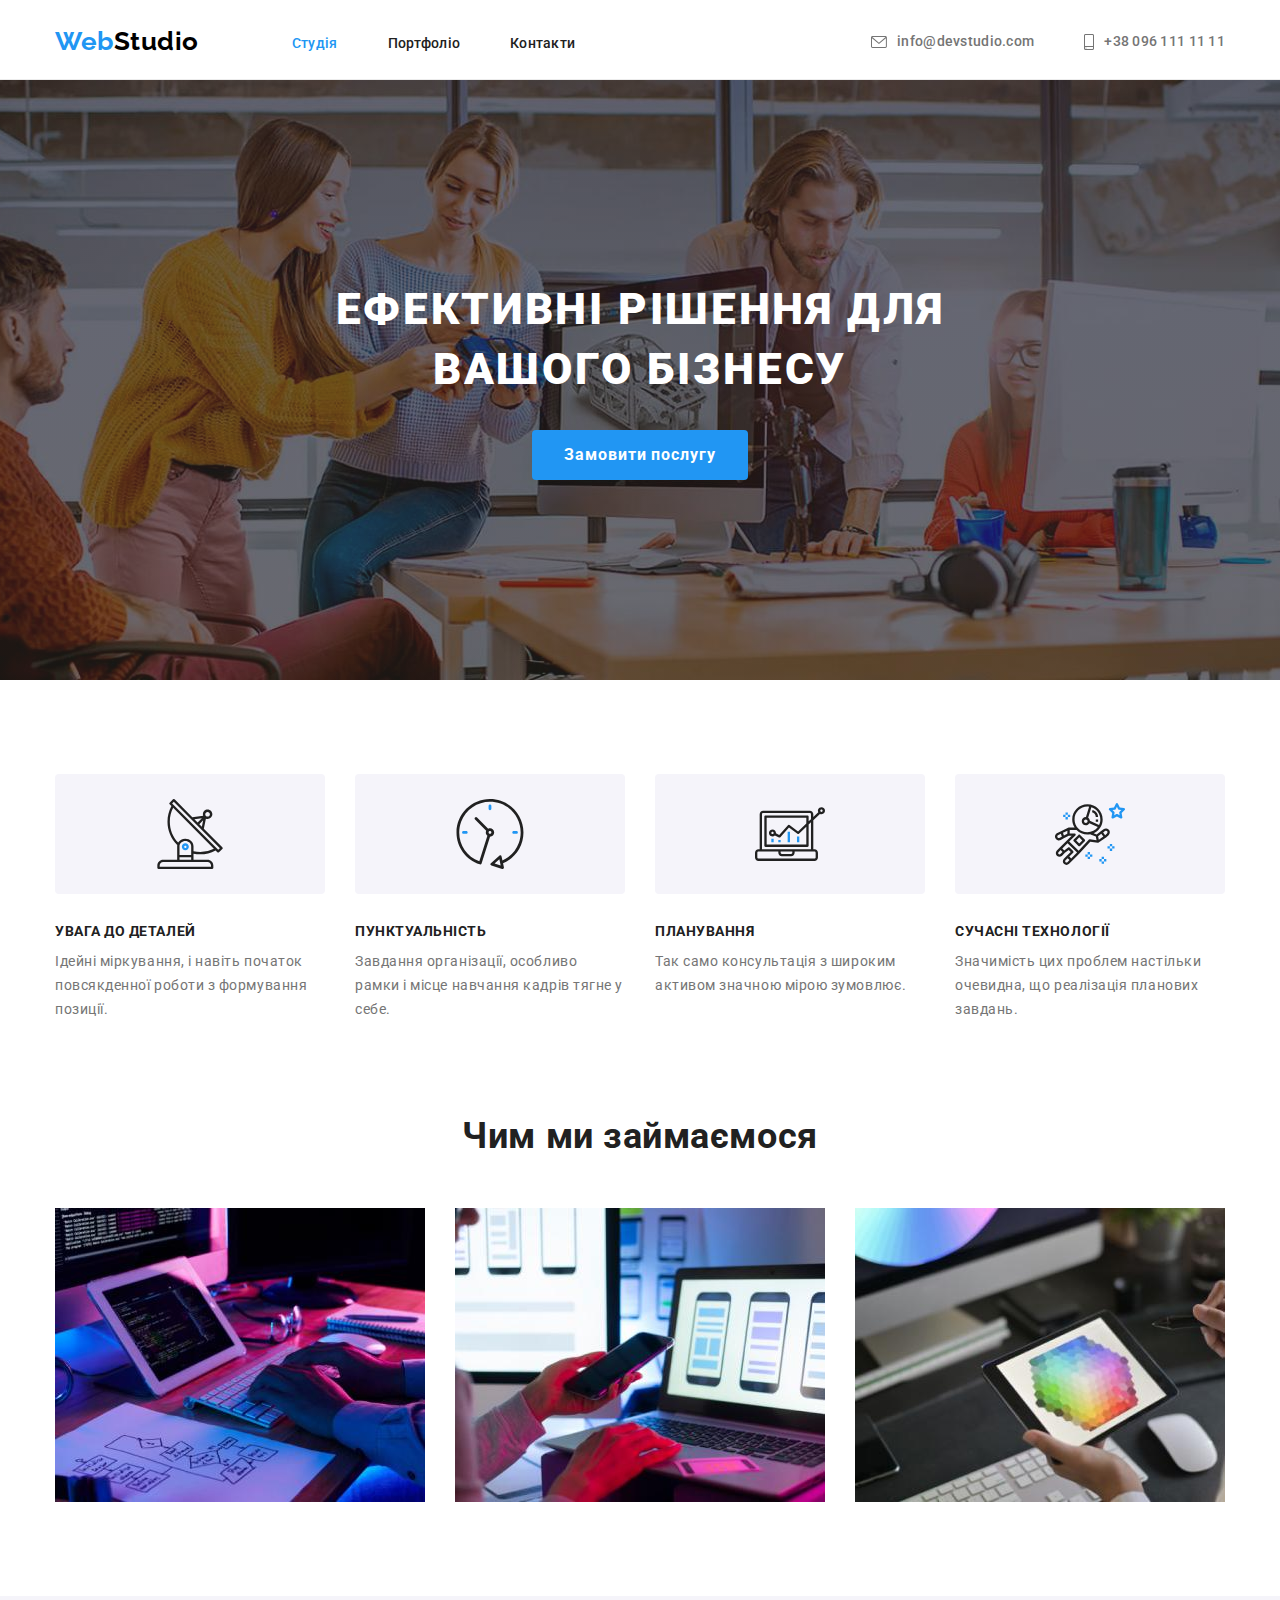
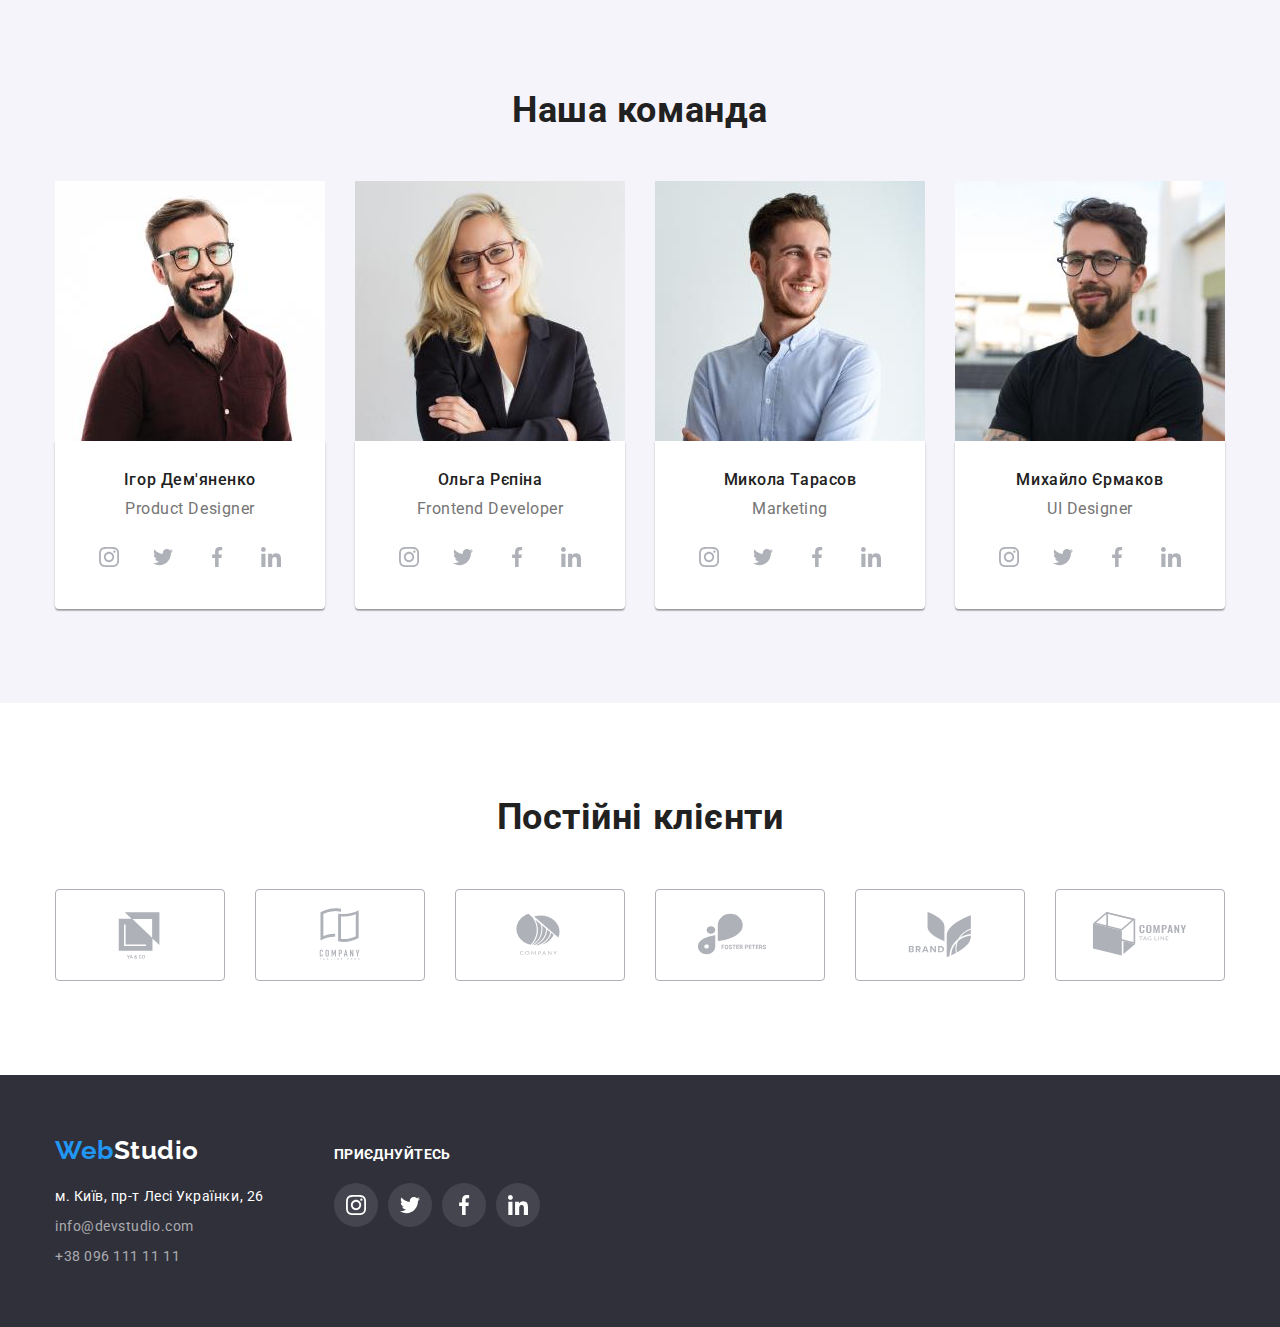
<file: index.html>
<!DOCTYPE html>
<html lang="uk">

<head>
    <meta charset="UTF-8">
    <meta http-equiv="X-UA-Compatible" content="IE=edge">
    <meta name="viewport" content="width=device-width, initial-scale=1.0">
    <title>Студія</title>
    <link rel="preconnect" href="https://fonts.googleapis.com">
    <link rel="preconnect" href="https://fonts.gstatic.com" crossorigin>
    <link
        href="https://fonts.googleapis.com/css2?family=Raleway:wght@700&family=Roboto:wght@400;500;700;900&display=swap"
        rel="stylesheet">
    <link rel="stylesheet"
        href="https://cdnjs.cloudflare.com/ajax/libs/modern-normalize/1.1.0/modern-normalize.min.css">
    <link rel="stylesheet" href="./css/styles.css">
</head>

<body>
    <!-- header site nav -->
    <header class="page-header">
        <div class="container">
            <div class="header-container">
                <nav class="nav">
                    <a href="./index.html" class="logo link">Web<span class="logo-black">Studio</span></a>
                    <ul class="nav-list list">
                        <li class="nav-item"><a class="nav-link link current" href="./index.html">Студія</a></li>
                        <li class="nav-item"><a class="nav-link link" href="./portfolio.html">Портфоліо</a></li>
                        <li class="nav-item"><a class="nav-link link" href="">Контакти</a></li>
                    </ul>
                </nav>
                <ul class="contacts-list list">
                    <li class="contacts-item"><a class="contacts-link link" href="mailto:info@devstudio.com" lang="en">
                            <svg class="contacts-logo-icon" width="16" height="12">
                                <use href="./img/icons.svg#icon-mail"></use>
                            </svg>info@devstudio.com
                        </a></li>
                    <li class="contacts-item"><a class="contacts-link link" href="tel:+380961111111">
                            <svg class="contacts-logo-icon" width="10" height="16">
                                <use href="./img/icons.svg#icon-phone"></use>
                            </svg>+38 096 111 11 11
                        </a>
                    </li>
                </ul>
            </div>
        </div>
    </header>
    <main>
        <!-- hero -->
        <section class="hero">
            <div class="container hero-background hero-overlay">
                <h1 class="hero-title">Ефективні рішення для вашого бізнесу</h1>
                <button class="primary-button" type="button">Замовити послугу</button>
            </div>
        </section>
        <!-- features title -->
        <section class="features-section">
            <div class="container">
                <h2 class="visually-hidden">Особливості</h2>
                <ul class="features-list list">
                    <li class="features-item">
                        <div class="futures-icon">
                            <svg class="icon-antenna" width="70px" height="70px">
                                <use href="./img/icons.svg#icon-antenna"></use>
                            </svg>
                        </div>
                        <h3 class="features-title">Увага до деталей</h3>
                        <p class="features-text">Ідейні міркування, і навіть початок повсякденної роботи з формування
                            позиції.</p>
                    </li>
                    <li class="features-item">
                        <div class="futures-icon">
                            <svg class="icon-clock" width="70px" height="70px">
                                <use href="./img/icons.svg#icon-clock"></use>
                            </svg>
                        </div>
                        <h3 class="features-title">Пунктуальність</h3>
                        <p class="features-text">Завдання організації, особливо рамки і місце навчання кадрів тягне у
                            себе.
                        </p>
                    </li>
                    <li class="features-item">
                        <div class="futures-icon">
                            <svg class="icon-diagram" width="70px" height="70px">
                                <use href="./img/icons.svg#icon-diagram"></use>
                            </svg>
                        </div>
                        <h3 class=" features-title">Планування</h3>
                        <p class="features-text">Так само консультація з широким активом значною мірою зумовлює.
                        </p>
                    </li>
                    <li class="features-item">
                        <div class="futures-icon">
                            <svg class="icon-astronaut" width="70px" height="70px">
                                <use href="./img/icons.svg#icon-astronaut"></use>
                            </svg>
                        </div>
                        <h3 class=" features-title">Сучасні технології</h3>
                        <p class="features-text">Значимість цих проблем настільки очевидна, що реалізація
                            планових
                            завдань.
                        </p>
                    </li>
                </ul>
            </div>
        </section>
        <!-- about -->
        <section class="about-section">
            <div class="container">
                <h2 class="title">Чим ми займаємося</h2>
                <ul class="about-list list">
                    <li class="about-item"><img class="about-image" src="./img/block-diagrams.jpg" alt="блок-схеми"
                            width="370"></li>
                    <li class="about-item"><img class="about-image" src="./img/layouts.jpg" alt="макети" width="370">
                    </li>
                    <li class="about-item"><img class="about-image" src="./img/design.jpg" alt="дизайн" width="370">
                    </li>
                </ul>
            </div>
        </section>
        <!-- our team -->
        <section class="team section">
            <div class="container">
                <h2 class="title">Наша команда</h2>
                <ul class="team-list list">
                    <li class="team-item">
                        <img class="team-image" src="./img/product-designer.jpg" alt="брюнет і в бордовій сорочці"
                            width="270">
                        <div class="container-cards">
                            <h3 class="team-title">Ігор Дем'яненко</h3>
                            <p class="team-text">Product Designer</p>
                            <ul class="net-list list">
                                <li class="net-item"><a href="" class="net-link"><svg class="net-icon" width="20"
                                            height="20">
                                            <use href="./img/icons.svg#icon-instagram"></use>
                                        </svg></a></li>
                                <li class="net-item"><a href="" class="net-link"><svg class="net-icon" width="20"
                                            height="20">
                                            <use href="./img/icons.svg#icon-twitter"></use>
                                        </svg></a></li>
                                <li class="net-item"><a href="" class="net-link"><svg class="net-icon" width="20"
                                            height="20">
                                            <use href="./img/icons.svg#icon-facebook"></use>
                                        </svg></a></li>
                                <li class="net-item"><a href="" class="net-link"><svg class="net-icon" width="20"
                                            height="20">
                                            <use href="./img/icons.svg#icon-linkedin"></use>
                                        </svg></a></li>
                            </ul>
                        </div>
                    </li>
                    <li class="team-item">
                        <img class="team-image" src="./img/frontend-developer.jpg" alt="блондинка в чорному піджаку"
                            width="270">
                        <div class="container-cards">
                            <h3 class="team-title">Ольга Рєпіна</h3>
                            <p class="team-text">Frontend Developer</p>
                            <ul class="net-list list">
                                <li class="net-item"><a href="" class="net-link"><svg class="net-icon" width="20"
                                            height="20">
                                            <use href="./img/icons.svg#icon-instagram"></use>
                                        </svg></a></li>
                                <li class="net-item"><a href="" class="net-link"><svg class="net-icon" width="20"
                                            height="20">
                                            <use href="./img/icons.svg#icon-twitter"></use>
                                        </svg></a></li>
                                <li class="net-item"><a href="" class="net-link"><svg class="net-icon" width="20"
                                            height="20">
                                            <use href="./img/icons.svg#icon-facebook"></use>
                                        </svg></a></li>
                                <li class="net-item"><a href="" class="net-link"><svg class="net-icon" width="20"
                                            height="20">
                                            <use href="./img/icons.svg#icon-linkedin"></use>
                                        </svg></a></li>
                            </ul>
                        </div>
                    </li>
                    <li class="team-item">
                        <img class="team-image" src="./img/marketing.jpg" alt="брюнет в голубій сорочці" width="270">
                        <div class="container-cards">
                            <h3 class="team-title">Микола Тарасов</h3>
                            <p class="team-text">Marketing</p>
                            <ul class="net-list list">
                                <li class="net-item"><a href="" class="net-link"><svg class="net-icon" width="20"
                                            height="20">
                                            <use href="./img/icons.svg#icon-instagram"></use>
                                        </svg></a></li>
                                <li class="net-item"><a href="" class="net-link"><svg class="net-icon" width="20"
                                            height="20">
                                            <use href="./img/icons.svg#icon-twitter"></use>
                                        </svg></a></li>
                                <li class="net-item"><a href="" class="net-link"><svg class="net-icon" width="20"
                                            height="20">
                                            <use href="./img/icons.svg#icon-facebook"></use>
                                        </svg></a></li>
                                <li class="net-item"><a href="" class="net-link"><svg class="net-icon" width="20"
                                            height="20">
                                            <use href="./img/icons.svg#icon-linkedin"></use>
                                        </svg></a></li>
                            </ul>
                        </div>
                    </li>
                    <li class="team-item">
                        <img class="team-image" src="./img/ui-designer.jpg" alt="брюнет в чорній футболці" width="270">
                        <div class="container-cards">
                            <h3 class="team-title">Михайло Єрмаков</h3>
                            <p class="team-text">UI Designer</p>
                            <ul class="net-list list">
                                <li class="net-item"><a href="" class="net-link"><svg class="net-icon" width="20"
                                            height="20">
                                            <use href="./img/icons.svg#icon-instagram"></use>
                                        </svg></a></li>
                                <li class="net-item"><a href="" class="net-link"><svg class="net-icon" width="20"
                                            height="20">
                                            <use href="./img/icons.svg#icon-twitter"></use>
                                        </svg></a></li>
                                <li class="net-item"><a href="" class="net-link"><svg class="net-icon" width="20"
                                            height="20">
                                            <use href="./img/icons.svg#icon-facebook"></use>
                                        </svg></a></li>
                                <li class="net-item"><a href="" class="net-link"><svg class="net-icon" width="20"
                                            height="20">
                                            <use href="./img/icons.svg#icon-linkedin"></use>
                                        </svg></a></li>
                            </ul>
                        </div>
                    </li>
                </ul>
            </div>
        </section>
        <!-- clients section -->
        <section class="clients section">
            <div class="container">
                <h2 class="title">Постійні клієнти</h2>
                <ul class="clients-list list">
                    <li class="clients-item"><a class="clients-link link" href=""><svg class="clients-logo-icon"
                                width="106" height="60">
                                <use href="./img/icons.svg#icon-logo"></use>
                            </svg></a></li>
                    <li class="clients-item"><a class="clients-link link" href=""><svg class="clients-logo-icon"
                                width="106" height="60">
                                <use href="./img/icons.svg#icon-logo-1"></use>
                            </svg></a></li>
                    <li class="clients-item"><a class="clients-link link" href=""><svg class="clients-logo-icon"
                                width="106" height="60">
                                <use href="./img/icons.svg#icon-logo-2"></use>
                            </svg></a></li>
                    <li class="clients-item"><a class="clients-link link" href=""><svg class="clients-logo-icon"
                                width="106" height="60">
                                <use href="./img/icons.svg#icon-logo-3"></use>
                            </svg></a></li>
                    <li class="clients-item"><a class="clients-link link" href=""><svg class="clients-logo-icon"
                                width="106" height="60">
                                <use href="./img/icons.svg#icon-logo-4"></use>
                            </svg></a></li>
                    <li class="clients-item"><a class="clients-link link" href=""><svg class="clients-logo-icon"
                                width="106" height="60">
                                <use href="./img/icons.svg#icon-logo-5"></use>
                            </svg></a></li>
                </ul>
            </div>
        </section>
    </main>
    <!-- footer -->
    <footer class="footer">
        <div class="container">
            <div class="footer-box">
                <div class="footer-container">
                    <a href="./index.html" class="logo logo-footer link">Web<span class="logo-white">Studio</span></a>
                    <address class="address">
                        <ul class="address-list list">
                            <li class="address-item"><a class="address-link-map link"
                                    href="https://goo.gl/maps/CPtrU1FHBa2aNyZL9" target="_blank"
                                    rel="noopener noreferrer nofollow">м. Київ, пр-т Лесі Українки, 26</a></li>
                            <li class="address-item"><a class="address-link link" href="mailto:info@devstudio.com"
                                    lang="en">info@devstudio.com</a></li>
                            <li class="address-item"><a class="address-link link" href="tel:+380961111111">+38 096 111
                                    11
                                    11</a>
                            </li>
                        </ul>
                    </address>
                </div>
                <div class="footer-join-container">
                    <p class="footer-text">Приєднуйтесь</p>
                    <ul class="footer-list list">
                        <li class="footer-net-item"><a href="" class="footer-net-link"><svg class="footer-net-icon"
                                    width="20" height="20">
                                    <use href="./img/icons.svg#icon-instagram"></use>
                                </svg></a></li>
                        <li class="footer-net-item"><a href="" class="footer-net-link"><svg class="footer-net-icon"
                                    width="20" height="20">
                                    <use href="./img/icons.svg#icon-twitter"></use>
                                </svg></a></li>
                        <li class="footer-net-item"><a href="" class="footer-net-link"><svg class="footer-net-icon"
                                    width="20" height="20">
                                    <use href="./img/icons.svg#icon-facebook"></use>
                                </svg></a></li>
                        <li class="footer-net-item"><a href="" class="footer-net-link"><svg class="footer-net-icon"
                                    width="20" height="20">
                                    <use href="./img/icons.svg#icon-linkedin"></use>
                                </svg></a></li>
                    </ul>
                </div>
            </div>
        </div>
    </footer>
</body>

</html>
</file>
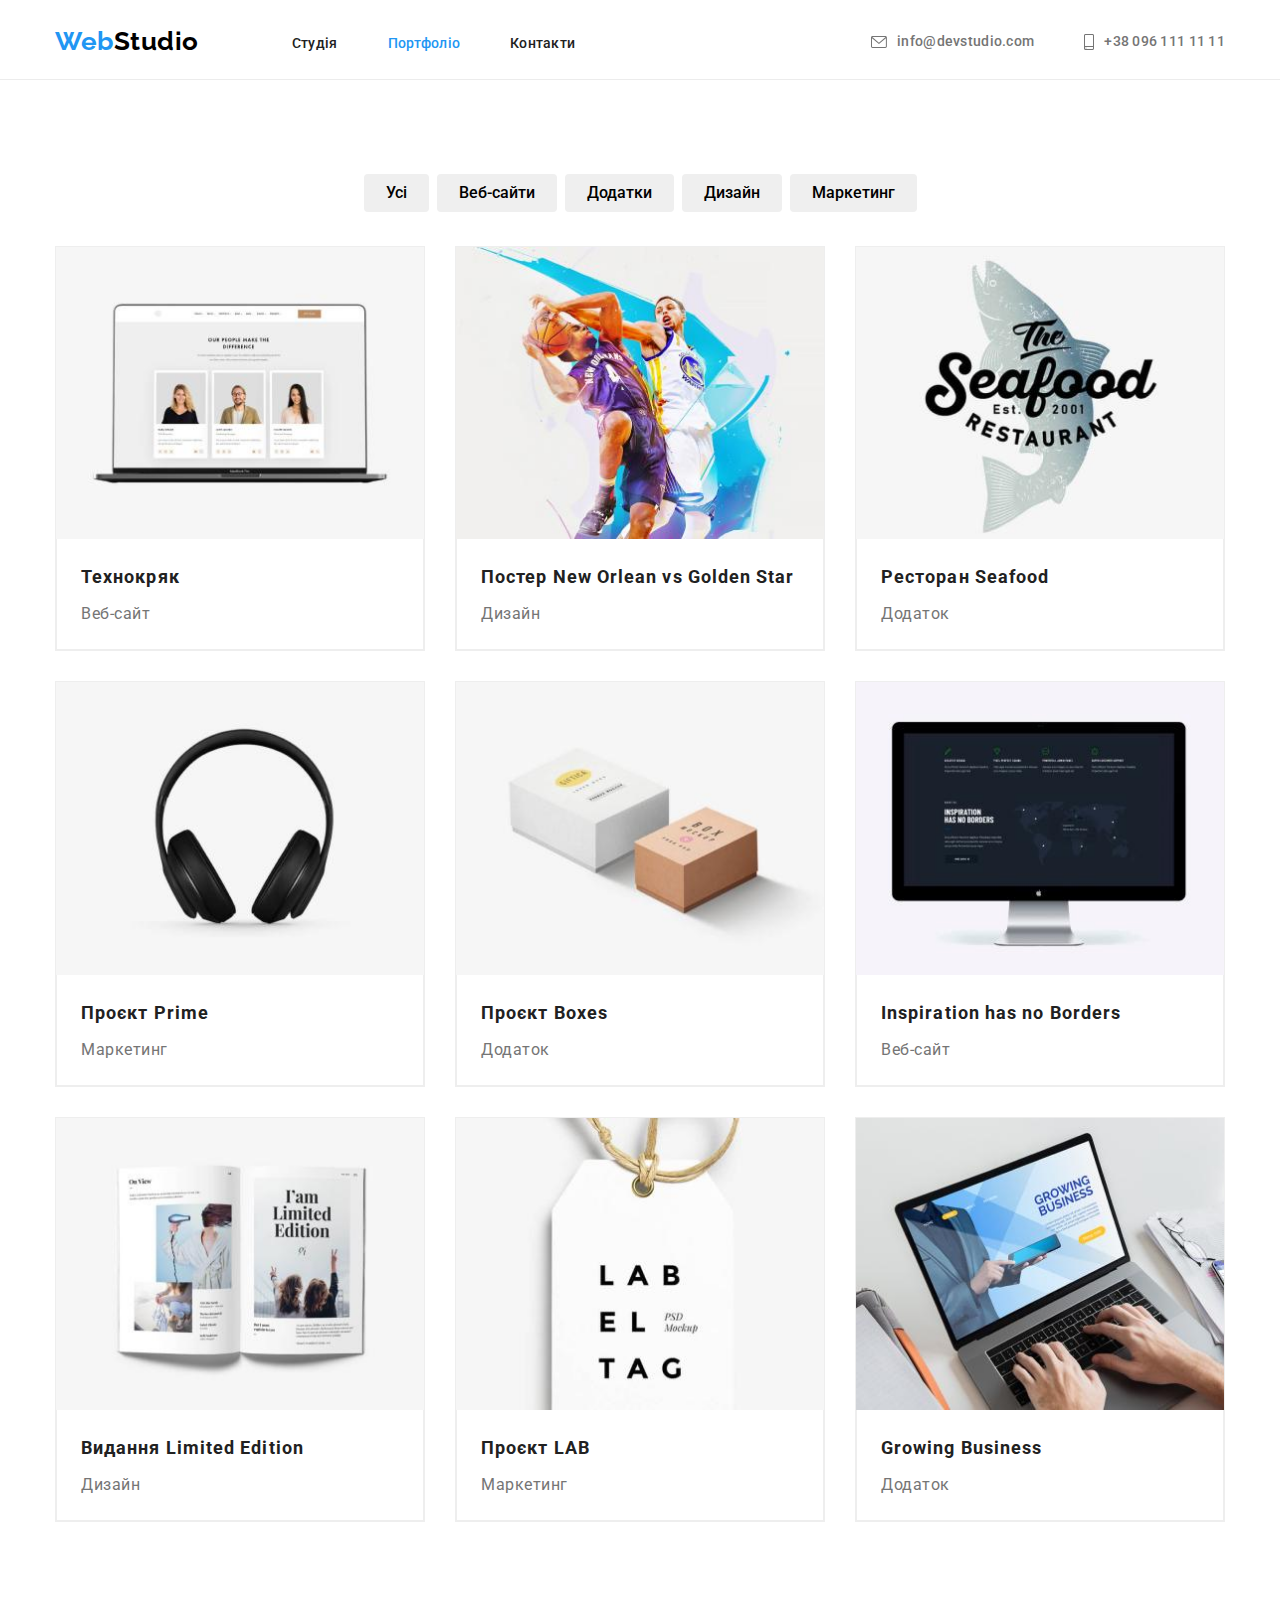
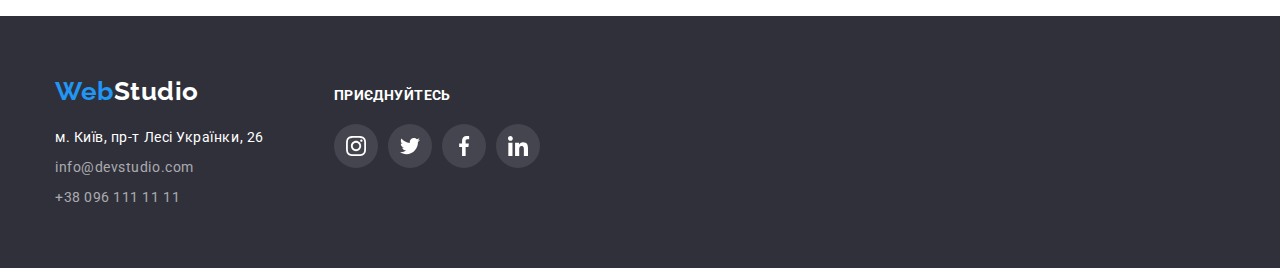
<file: portfolio.html>
<!DOCTYPE html>
<html lang="uk">

<head>
    <meta charset="UTF-8">
    <meta http-equiv="X-UA-Compatible" content="IE=edge">
    <meta name="viewport" content="width=device-width, initial-scale=1.0">
    <title>Студія</title>
    <link rel="preconnect" href="https://fonts.googleapis.com">
    <link rel="preconnect" href="https://fonts.gstatic.com" crossorigin>
    <link
        href="https://fonts.googleapis.com/css2?family=Raleway:wght@700&family=Roboto:wght@400;500;700;900&display=swap"
        rel="stylesheet">
    <link rel="stylesheet"
        href="https://cdnjs.cloudflare.com/ajax/libs/modern-normalize/1.1.0/modern-normalize.min.css">
    <link rel="stylesheet" href="./css/styles.css">
</head>

<body>
    <!-- site nav -->
    <header class="page-header">
        <div class="container">
            <div class="header-container">
                <nav class="nav">
                    <a href="./index.html" class="logo link">Web<span class="logo-black">Studio</span></a>
                    <ul class="nav-list list">
                        <li class="nav-item"><a class="nav-link link" href="./index.html">Студія</a></li>
                        <li class="nav-item"><a class="nav-link link current" href="./portfolio.html">Портфоліо</a></li>
                        <li class="nav-item"><a class="nav-link link" href="">Контакти</a></li>
                    </ul>
                </nav>
                <ul class="contacts-list list">
                    <li class="contacts-item"><a class="contacts-link link" href="mailto:info@devstudio.com" lang="en">
                            <svg class="contacts-logo-icon" width="16" height="12">
                                <use href="./img/icons.svg#icon-mail"></use>
                            </svg>info@devstudio.com
                        </a></li>
                    <li class="contacts-item"><a class="contacts-link link" href="tel:+380961111111">
                            <svg class="contacts-logo-icon" width="10" height="16">
                                <use href="./img/icons.svg#icon-phone"></use>
                            </svg>+38 096 111 11 11
                        </a>
                    </li>
                </ul>
            </div>
        </div>
    </header>
    <main>
        <!-- portfolio html -->
        <section class="section">
            <div class="container">
                <h1 class="visually-hidden">Portfolio</h1>
                <ul class="filter-list list">
                    <li class="filter-item"><button class="filter-button" type="button">Усі</button></li>
                    <li class="filter-item"><button class="filter-button" type="button">Веб-сайти</button></li>
                    <li class="filter-item"><button class="filter-button" type="button">Додатки</button></li>
                    <li class="filter-item"><button class="filter-button" type="button">Дизайн</button></li>
                    <li class="filter-item"><button class="filter-button" type="button">Маркетинг</button></li>
                </ul>
                <!-- cards-list -->
                <ul class="card-list list">
                    <li class="cards-item">
                        <a class="portfolio-link link" href="">
                            <img class="cards-image" src="./img/portfolio/img.jpg" alt="сірий ноутбук" width="370">
                            <div class="cards-container">
                                <h2 class="cards-title">Технокряк</h2>
                                <p class="cards-text">Веб-сайт</p>
                            </div>
                        </a>
                    </li>
                    <li class="cards-item">
                        <a class="portfolio-link link" href="">
                            <img class="cards-image" src="./img/portfolio/img-1.jpg" alt="гра в баскетбол" width="370">
                            <div class="cards-container">
                                <h2 class="cards-title">Постер New Orlean vs Golden Star</h2>
                                <p class="cards-text">Дизайн</p>
                            </div>
                        </a>
                    </li>
                    <li class="cards-item">
                        <a class="portfolio-link link" href="">
                            <img class="cards-image" src="./img/portfolio/img-2.jpg" alt="лого ресторану" width="370">
                            <div class="cards-container">
                                <h2 class="cards-title">Ресторан Seafood</h2>
                                <p class="cards-text">Додаток</p>
                            </div>
                        </a>
                    </li>
                    <li class="cards-item">
                        <a class="portfolio-link link" href="">
                            <img class="cards-image" src="./img/portfolio/img-3.jpg" alt="навушники" width="370">
                            <div class="cards-container">
                                <h2 class="cards-title">Проєкт Prime</h2>
                                <p class="cards-text">Маркетинг</p>
                            </div>
                        </a>
                    </li>
                    <li class="cards-item">
                        <a class="portfolio-link link" href="">
                            <img class="cards-image" src="./img/portfolio/img-4.jpg" alt="дві коробки" width="370">
                            <div class="cards-container">
                                <h2 class="cards-title">Проєкт Boxes</h2>
                                <p class="cards-text">Додаток</p>
                            </div>
                        </a>
                    </li>
                    <li class="cards-item">
                        <a class="portfolio-link link" href="">
                            <img class="cards-image" src="./img/portfolio/img-5.jpg" alt="монітор з зображенням мапи"
                                width="370">
                            <div class="cards-container">
                                <h2 class="cards-title">Inspiration has no Borders</h2>
                                <p class="cards-text">Веб-сайт</p>
                            </div>
                        </a>
                    </li>
                    <li class="cards-item">
                        <a class="portfolio-link link" href="">
                            <img class="cards-image" src="./img/portfolio/img-6.jpg" alt="журнал з фотографіями"
                                width="370">
                            <div class="cards-container">
                                <h2 class="cards-title">Видання Limited Edition</h2>
                                <p class="cards-text">Дизайн</p>
                            </div>
                        </a>
                    </li>
                    <li class="cards-item">
                        <a class="portfolio-link link" href="">
                            <img class="cards-image" src="./img/portfolio/img-7.jpg" alt="бірка з написами" width="370">
                            <div class="cards-container">
                                <h2 class="cards-title">Проєкт <span class="uppercase">LAB</span></h2>
                                <p class="cards-text">Маркетинг</p>
                            </div>
                        </a>
                    </li>
                    <li class="cards-item">
                        <a class="portfolio-link link" href="">
                            <img class="cards-image" src="./img/portfolio/img-8.jpg" alt="людина працює за ноутбуком"
                                width="370">
                            <div class="cards-container">
                                <h2 class="cards-title">Growing Business</h2>
                                <p class="cards-text">Додаток</p>
                            </div>
                        </a>
                    </li>
                </ul>
            </div>
        </section>
    </main>
    <!-- footer -->
    <footer class="footer">
        <div class="container">
            <div class="footer-box">
                <div class="footer-container">
                    <a href="./index.html" class="logo logo-footer link">Web<span class="logo-white">Studio</span></a>
                    <address class="address">
                        <ul class="address-list list">
                            <li class="address-item"><a class="address-link-map link"
                                    href="https://goo.gl/maps/CPtrU1FHBa2aNyZL9" target="_blank"
                                    rel="noopener noreferrer nofollow">м. Київ, пр-т Лесі Українки, 26</a></li>
                            <li class="address-item"><a class="address-link link" href="mailto:info@devstudio.com"
                                    lang="en">info@devstudio.com</a></li>
                            <li class="address-item"><a class="address-link link" href="tel:+380961111111">+38 096 111
                                    11
                                    11</a>
                            </li>
                        </ul>
                    </address>
                </div>
                <div class="footer-join-container">
                    <p class="footer-text">Приєднуйтесь</p>
                    <ul class="footer-list list">
                        <li class="footer-net-item"><a href="" class="footer-net-link"><svg class="footer-net-icon"
                                    width="20" height="20">
                                    <use href="./img/icons.svg#icon-instagram"></use>
                                </svg></a></li>
                        <li class="footer-net-item"><a href="" class="footer-net-link"><svg class="footer-net-icon"
                                    width="20" height="20">
                                    <use href="./img/icons.svg#icon-twitter"></use>
                                </svg></a></li>
                        <li class="footer-net-item"><a href="" class="footer-net-link"><svg class="footer-net-icon"
                                    width="20" height="20">
                                    <use href="./img/icons.svg#icon-facebook"></use>
                                </svg></a></li>
                        <li class="footer-net-item"><a href="" class="footer-net-link"><svg class="footer-net-icon"
                                    width="20" height="20">
                                    <use href="./img/icons.svg#icon-linkedin"></use>
                                </svg></a></li>
                    </ul>
                </div>
            </div>
        </div>
    </footer>

</body>

</html>
</file>
<file: css/styles.css>
:root {
  --title-text-color: #212121;
  --secondary-text-color: #757575;
  --footer-text: rgba(255, 255, 255, 0.6);
  --accent-color: #2196f3;
  --active-button: #188ce8;
  --primary-white-color: #ffffff;
  --secondary-gray-color: #f5f4fa;
  --secondary-footer-color: #2f303a;
  --logo-black-color: #000000;
  --header-separate-line: #ececec;
  --cards-border: #eeeeee;
  --svg-grey-color: #afb1b8;
}

/* normalize */
h1,
h2,
h3,
h4,
h5,
h6,
p,
ul,
ol,
li {
  margin: 0px;
  padding: 0px;
}

/* Save proportion of images!!! */
img {
  display: block;
  max-width: 100%;
  height: auto;
  object-fit: cover;
}

body {
  background-color: var(--primary-white-color);
  color: var(--title-text-color);

  font-family: "Roboto", sans-serif;
  font-size: 18px;
  line-height: 2;
  letter-spacing: 0.03em;
}

/* Hidden headers!!! */
.visually-hidden {
  position: absolute;
  white-space: nowrap;
  width: 1px;
  height: 1px;
  overflow: hidden;
  border: 0;
  padding: 0;
  clip: rect(0 0 0 0);
  clip-path: inset(50%);
  margin: -1px;
}

/* reset styles <ul> */
.list {
  list-style: none;
}

/* reset styles <a> */
.link {
  text-decoration: none;
  font-style: normal;
}

/* Position containers */
.container {
  width: 100%;
  max-width: 1200px;
  margin: 0 auto;
  padding: 0 15px;
}

/* Position section */
.section {
  padding: 94px 0;
}
/* Position title h2 */
.title {
  margin-bottom: 50px;
  text-align: center;
}

/* index html page */
/* header site nav */
.logo {
  color: var(--accent-color);

  font-family: "Raleway", sans-serif;
  font-weight: 700;
  font-size: 26px;
  line-height: 1.2;
  text-decoration: none;
}

.logo-black {
  color: var(--logo-black-color);
}

.logo-white {
  color: var(--primary-white-color);
}

.nav-link {
  color: var(--title-text-color);

  font-weight: 500;
  font-size: 14px;
  line-height: 1.14;
  letter-spacing: 0.02em;
}

.nav-link:hover,
.nav-link:focus {
  color: var(--accent-color);
}

/* header position */
.page-header {
  max-height: 80px;
}

.page-header {
  border-bottom: 1px solid var(--header-separate-line);
  padding: 24px 0 25px;
}

.header-container {
  display: flex;
  align-items: center;
  gap: 50px;
}

.nav {
  display: flex;
  align-items: center;
  flex-grow: 1;
  gap: 93px;
}

.nav-list {
  display: flex;
  justify-content: space-between;
  gap: 50px;
}

.contacts-list {
  display: flex;
  flex-wrap: nowrap;
  gap: 50px;
}

.contacts-link {
  display: flex;
  align-items: center;
  gap: 10px;
}

/* leaves an active link */
.link.current {
  color: var(--accent-color);
}

.contacts-link {
  color: var(--secondary-text-color);

  font-weight: 500;
  font-size: 14px;
  line-height: 1.14;
  letter-spacing: 0.02em;
}

.contacts-link:hover,
.contacts-link:focus {
  color: var(--accent-color);
}

/* svg mail, tel color  */
.contacts-logo-icon {
  fill: var(--secondary-text-color);
}

/* svg mail, tel hover, focus */
.contacts-link:hover .contacts-logo-icon,
.contacts-link:focus .contacts-logo-icon {
  fill: var(--accent-color);
}

/* hero */
.hero {
  background-color: var(--secondary-footer-color);
  height: 600px;

  background-image: linear-gradient(
      rgba(47, 48, 58, 0.4),
      rgba(58, 56, 47, 0.4)
    ),
    url(..//img/hero-image.jpg);
  background-size: cover;
  background-position: center;
  background-repeat: no-repeat;
  margin: 0 auto;
  max-width: 1600px;
}

.hero-title {
  color: var(--primary-white-color);

  font-weight: 900;
  font-size: 44px;
  line-height: 1.36;
  letter-spacing: 0.06em;
  text-transform: uppercase;
}

.primary-button {
  color: var(--primary-white-color);
  background-color: var(--accent-color);

  font-family: inherit;
  font-weight: 700;
  font-size: 16px;
  line-height: 1.88;
  display: flex;
  align-items: center;
  text-align: center;
  letter-spacing: 0.06em;
  border-radius: 4px;
  border: none;
  cursor: pointer;
}

.primary-button:hover,
.primary-button:focus {
  background-color: var(--active-button);
  box-shadow: 0px 4px 4px rgba(0, 0, 0, 0.15);
  border-radius: 4px;
}

/* hero position */
.hero {
  padding: 200px 0 200px;
}

.hero-title {
  max-width: 696px;
  text-align: center;
  margin: auto;
  margin-bottom: 30px;
}

.primary-button {
  margin: auto;
  padding: 10px 32px;
}

/* features title h2 hidden!!! */
.features-title {
  font-weight: 700;
  font-size: 14px;
  line-height: 1.14;
  text-transform: uppercase;
}

.features-text {
  color: var(--secondary-text-color);

  font-size: 14px;
  line-height: 1.71;
}

/* features title position */
.features-section {
  padding-top: 94px;
  padding-bottom: 94px;
}

.futures-icon {
  background-color: var(--secondary-gray-color);

  display: flex;
  align-items: center;
  justify-content: center;
  border-radius: 4px;
  margin-bottom: 30px;
  width: 270px;
  height: 120px;
}

.features-list {
  display: flex;
  flex-wrap: wrap;
  justify-content: center;
  gap: 30px;
}

.features-list .features-item {
  max-width: 270px;
}

.features-title {
  margin-bottom: 10px;
}

/* about */
/* h2 title */
.title {
  font-weight: 700;
  font-size: 36px;
  line-height: 1.16;
}

/* about position*/
.about-section {
  padding-bottom: 94px;
}

.about-list {
  display: flex;
  flex-wrap: wrap;
  justify-content: center;
  gap: 30px;
}

.about-image {
  display: block;
}

/* our team */
.team {
  background-color: var(--secondary-gray-color);
}

.team-item {
  background-color: var(--primary-white-color);
}

.team-title {
  font-weight: 500;
  font-size: 16px;
  line-height: 1.18;
}

.team-text {
  color: var(--secondary-text-color);

  font-size: 16px;
  line-height: 1.18;
}

/* our team position */
.team-list {
  display: flex;
  flex-wrap: wrap;
  justify-content: center;
  gap: 30px;
}

.team-image {
  display: block;
}

.container-cards {
  padding: 30px;
  background-color: var(--primary-white-color);
  box-shadow: 0px 1px 3px rgba(0, 0, 0, 0.12), 0px 1px 1px rgba(0, 0, 0, 0.14),
    0px 2px 1px rgba(0, 0, 0, 0.2);
  border-radius: 0px 0px 4px 4px;
}

.team-title {
  margin-bottom: 10px;
  text-align: center;
}

.team-text {
  text-align: center;
  margin-bottom: 16px;
}

/* social links fb, in, tw... */
.net-list {
  display: flex;
  justify-content: center;
  gap: 10px;
}

.net-link {
  width: 44px;
  height: 44px;
  display: flex;
  align-items: center;
  justify-content: center;
  background-color: var(--primary-white-color);
  border-radius: 50%;
}

.net-icon {
  fill: var(--svg-grey-color);
}

/* change hover, focus colors of icons */
.net-link:hover,
.net-link:focus {
  background-color: var(--accent-color);
}

.net-link:hover .net-icon,
.net-link:focus .net-icon {
  fill: var(--primary-white-color);
}

/* clients section */
.clients-link {
  display: flex;
  fill: var(--svg-grey-color);
  width: 170px;
  height: 92px;
  border: solid 1px var(--svg-grey-color);
  border-radius: 4px;
  align-items: center;
  justify-content: center;
}

.clients-list {
  display: flex;
  gap: 30px;
}

.clients-link:hover {
  border-color: var(--accent-color);
}

.clients-link:hover .clients-logo-icon,
.clients-link:focus {
  fill: var(--accent-color);
  border-color: var(--accent-color);
}

/* footer */
.footer {
  background-color: var(--secondary-footer-color);
}

.address-link-map {
  color: var(--primary-white-color);

  font-size: 14px;
  line-height: 1.7;
}

.address-link {
  color: var(--footer-text);

  font-size: 14px;
  line-height: 1.7;
}

.address-link:hover,
.address-link:focus {
  color: var(--accent-color);
}

/* footer position*/
.footer {
  padding: 60px 0;
}

.footer-container {
  display: flex;
  flex-direction: column;
  gap: 20px;
}

.logo-footer {
  display: block;
  line-height: 31px;
}

.address-list {
  display: flex;
  flex-direction: column;
  gap: 9px;
}

.address-link-map,
.address-link {
  display: block;
  line-height: 21px;
}

/* footer icon social links */
.footer-join-container {
  display: flex;
  flex-direction: column;
  gap: 20px;
}

.footer-box {
  display: flex;
  gap: 70px;
  align-items: baseline;
}

.footer-text {
  color: var(--primary-white-color);

  font-family: "Roboto";
  font-weight: 700;
  font-size: 14px;
  line-height: 1.14;
  letter-spacing: 0.03em;
  text-transform: uppercase;
}

.footer-list {
  display: flex;
  gap: 10px;
}

.footer-net-link {
  width: 44px;
  height: 44px;
  display: flex;
  align-items: center;
  justify-content: center;
  background-color: rgba(255, 255, 255, 0.1);
  border-radius: 50%;
}

.footer-net-icon {
  fill: var(--primary-white-color);
}

/* change hover, focus colors of background icons */
.footer-net-link:hover,
.footer-net-link:focus {
  background-color: var(--accent-color);
}

/* portfolio html */
/* buttons */
.filter-button {
  font-family: inherit;
  font-weight: 500;
  font-size: 16px;
  line-height: 1.62;
  text-align: center;
  border-radius: 4px;
  border: none;
  cursor: pointer;
  padding: 6px 22px;
}

.filter-button:hover,
.filter-button:focus {
  color: var(--primary-white-color);
  background-color: var(--accent-color);
  box-shadow: 0px 3px 1px rgba(0, 0, 0, 0.1), 0px 1px 2px rgba(0, 0, 0, 0.08),
    0px 2px 2px rgba(0, 0, 0, 0.12);
  border-radius: 4px;
}

/* buttons position */
.filter-list {
  margin-bottom: 34px;
}

.filter-list {
  display: flex;
  justify-content: center;
  gap: 8px;
}

.portfolio-link {
  background: var(--primary-white-color);
  border: 1px solid var(--cards-border);

  display: block;
  width: 370px;
}

.portfolio-link:hover,
.portfolio-link:focus {
  box-shadow: 0px 1px 1px rgba(0, 0, 0, 0.12), 0px 4px 4px rgba(0, 0, 0, 0.06),
    1px 4px 6px rgba(0, 0, 0, 0.16);
}

.cards-title {
  color: var(--title-text-color);

  font-weight: 700;
  font-size: 18px;
  letter-spacing: 0.06em;
}

.cards-text {
  color: var(--secondary-text-color);

  font-weight: 400;
  font-size: 16px;
  line-height: 1.88;
}

/* portfolio html position*/
.card-list {
  display: flex;
  flex-wrap: wrap;
  justify-content: center;
  gap: 30px;
}

.cards-image {
  display: block;
}

.cards-container {
  padding: 20px 24px;
  background-color: var(--primary-white-color);
  border: 1px solid var(--cards-border);
  border-top: none;
}

.cards-title {
  margin-bottom: 4px;
}
</file>
